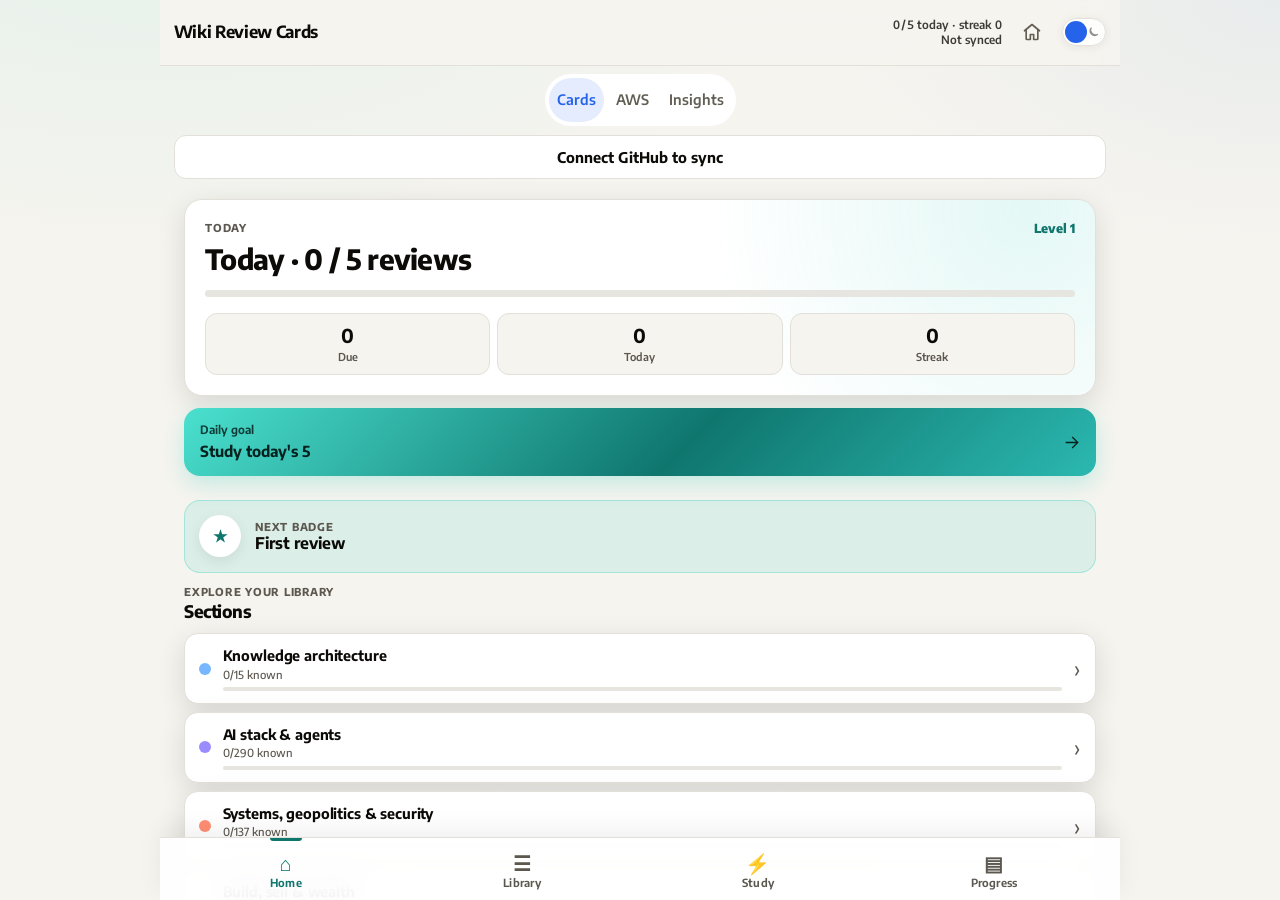
<file: index.html>
<!DOCTYPE html>
<html lang="en">
<head>
  <meta charset="UTF-8" />
  <meta name="viewport" content="width=device-width, initial-scale=1.0, viewport-fit=cover" />
  <meta name="theme-color" content="#f6f4ef" />
  <title>Study · Wiki Review Cards</title>
  <link rel="preconnect" href="https://fonts.googleapis.com" />
  <link rel="preconnect" href="https://fonts.gstatic.com" crossorigin />
  <link href="https://fonts.googleapis.com/css2?family=Encode+Sans:wght@400;500;600;700&display=swap" rel="stylesheet" />
  <script src="dong-ui/theme.js"></script>
  <link rel="stylesheet" href="dong-ui/theme.css?v=6" />
  <link rel="stylesheet" href="styles.css?v=11" />
  <link rel="stylesheet" href="suite.css?v=1" />
  <link rel="icon" href="data:image/svg+xml,<svg xmlns='http://www.w3.org/2000/svg' viewBox='0 0 100 100'><text y='.9em' font-size='90'>🧠</text></svg>" />
</head>
<body>
  <a class="skip-link" href="#view-root">Skip to content</a>
  <div id="app">
    <header id="topbar">
      <button id="back-btn" class="icon-btn hidden" aria-label="Back">&#8592;</button>
      <h1 id="topbar-title">Wiki Review Cards</h1>
      <div id="topbar-status">
        <span id="topbar-meta"></span>
        <span id="sync-label" aria-live="polite"></span>
      </div>
      <a class="dong-home-link" href="https://dong-xuyong.github.io/" aria-label="Back to all apps" title="All apps"><svg viewBox="0 0 24 24" width="20" height="20" fill="none" stroke="currentColor" stroke-width="2" stroke-linecap="round" stroke-linejoin="round" aria-hidden="true"><path d="M3 10.5 12 3l9 7.5"/><path d="M5 9.5V20a1 1 0 0 0 1 1h4v-6h4v6h4a1 1 0 0 0 1-1V9.5"/></svg></a>
      <button type="button" data-dong-theme-toggle aria-label="Toggle color theme"></button>
    </header>
    <nav class="suite-nav" aria-label="Study sections">
      <a href="/wiki-flashcards/#/" data-suite="cards">Cards</a>
      <a href="/wiki-flashcards/#/aws" data-suite="aws">AWS</a>
      <a href="/wiki-flashcards/insights/" data-suite="insights">Insights</a>
    </nav>
    <div id="connect" hidden>
      <button type="button" id="btn-connect">Connect GitHub to sync</button>
    </div>

    <main id="view-root" tabindex="-1">
      <div id="loading" role="status">Loading concepts&hellip;</div>
    </main>

    <div id="live-status" class="sr-only" role="status" aria-live="polite" aria-atomic="true"></div>
    <div id="study-status" class="sr-only" role="status" aria-live="polite" aria-atomic="true"></div>

    <nav id="tabbar" aria-label="Primary navigation">
      <button type="button" data-tab="home" class="tab nav-tab active">
        <span class="tab-icon nav-icon" aria-hidden="true">&#8962;</span>
        <span>Home</span>
      </button>
      <button type="button" data-tab="library" class="tab nav-tab">
        <span class="tab-icon nav-icon" aria-hidden="true">&#9776;</span>
        <span>Library</span>
      </button>
      <button type="button" data-tab="study" class="tab nav-tab">
        <span class="tab-icon nav-icon" aria-hidden="true">&#9889;</span>
        <span>Study</span>
      </button>
      <button type="button" data-tab="analytics" class="tab nav-tab">
        <span class="tab-icon nav-icon" aria-hidden="true">&#9636;</span>
        <span>Progress</span>
      </button>
    </nav>
  </div>
  <script src="dong-ui/gh-sync.js?v=4"></script>
  <script src="agent-feed.js?v=2"></script>
  <script src="analytics.js?v=8"></script>
  <script src="aws-study.js?v=1"></script>
  <script src="app.js?v=16"></script>
</body>
</html>
</file>
<file: dong-ui/theme.css>
/**
 * dong-ui — CloudCLI-inspired design tokens (original reimplementation).
 * Light: warm cream. Dark: near-black. Toggle via html.dark + theme.js.
 */

:root {
  --background: 44 22% 96%;
  --foreground: 36 25% 4%;
  --card: 0 0% 100%;
  --card-foreground: 36 25% 4%;
  --popover: 0 0% 100%;
  --popover-foreground: 36 25% 4%;
  --primary: 221.2 83.2% 53.3%;
  --primary-foreground: 210 40% 98%;
  --secondary: 44 15% 91%;
  --secondary-foreground: 36 15% 18%;
  --muted: 44 15% 91%;
  --muted-foreground: 40 8% 36%;
  --accent: 44 15% 91%;
  --accent-foreground: 36 15% 18%;
  --destructive: 0 84.2% 60.2%;
  --destructive-foreground: 210 40% 98%;
  --border: 44 14% 87%;
  --input: 44 14% 87%;
  --ring: 221.2 83.2% 53.3%;
  --radius: 0.5rem;

  --bg-hex: #f6f4ef;
  --fg-hex: #0d0b08;
  --card-hex: #ffffff;
  --primary-hex: #2563eb;
  --muted-hex: #ebeae5;
  --muted-fg-hex: #5c574f;
  --border-hex: #e2e0d9;
  --theme-color: #f6f4ef;

  --nav-glass-bg: 44 22% 96% / 0.7;
  --nav-glass-blur: 20px;
  --nav-glass-saturate: 1.8;

  --font-sans: "Encode Sans", -apple-system, BlinkMacSystemFont, "Segoe UI",
    Roboto, "Helvetica Neue", Arial, sans-serif;
  --app-accent: hsl(var(--primary));

  /* Compatibility aliases for existing app CSS (do not clobber HSL tokens) */
  --bg: hsl(var(--background));
  --bg-deep: hsl(var(--secondary));
  --bg-mid: hsl(var(--secondary));
  --bg-raised: hsl(var(--card));
  --bg-card: hsl(var(--card));
  --bg-elevated: hsl(var(--secondary));
  --ink: hsl(var(--foreground));
  --text: hsl(var(--foreground));
  --text-dim: hsl(var(--muted-foreground));
  --text-mute: hsl(var(--muted-foreground));
  --muted-text: hsl(var(--muted-foreground));
  --line: hsl(var(--border));
  --surface: hsl(var(--card) / 0.85);
  --font-body: var(--font-sans);
  --font-ui: var(--font-sans);
  --font-display: var(--font-sans);

  color-scheme: light;
}

html.dark {
  --background: 0 0% 8%;
  --foreground: 40 8% 93%;
  --card: 0 0% 12%;
  --card-foreground: 40 8% 93%;
  --popover: 0 0% 12%;
  --popover-foreground: 40 8% 93%;
  --primary: 217.2 91.2% 59.8%;
  --primary-foreground: 0 0% 8%;
  --secondary: 0 0% 17%;
  --secondary-foreground: 40 8% 93%;
  --muted: 0 0% 17%;
  --muted-foreground: 0 0% 72%;
  --accent: 0 0% 17%;
  --accent-foreground: 40 8% 93%;
  --destructive: 0 62.8% 30.6%;
  --destructive-foreground: 40 8% 93%;
  --border: 0 0% 17%;
  --input: 0 0% 23%;
  --ring: 217.2 91.2% 59.8%;

  --bg-hex: #141414;
  --fg-hex: #efeeec;
  --card-hex: #1f1f1f;
  --primary-hex: #3b82f6;
  --muted-hex: #2b2b2b;
  --muted-fg-hex: #b8b8b8;
  --border-hex: #2b2b2b;
  --theme-color: #141414;

  --nav-glass-bg: 0 0% 12% / 0.55;
  --nav-glass-blur: 24px;
  --nav-glass-saturate: 1.6;

  --bg: hsl(var(--background));
  --bg-deep: hsl(0 0% 6%);
  --bg-mid: hsl(var(--secondary));
  --bg-raised: hsl(var(--card));
  --bg-card: hsl(var(--card));
  --bg-elevated: hsl(var(--secondary));
  --ink: hsl(var(--foreground));
  --text: hsl(var(--foreground));
  --text-dim: hsl(var(--muted-foreground));
  --text-mute: hsl(var(--muted-foreground));
  --muted-text: hsl(var(--muted-foreground));
  --line: hsl(var(--border));
  --surface: hsl(var(--card) / 0.9);

  color-scheme: dark;
}

*,
*::before,
*::after {
  box-sizing: border-box;
}

html {
  -webkit-text-size-adjust: 100%;
}

body {
  margin: 0;
  min-height: 100vh;
  font-family: var(--font-sans);
  color: hsl(var(--foreground));
  background: hsl(var(--background));
  -webkit-font-smoothing: antialiased;
  -moz-osx-font-smoothing: grayscale;
}

body,
div,
section,
article,
aside,
header,
footer,
nav,
main,
h1,
h2,
h3,
h4,
h5,
h6,
p,
span,
ul,
ol,
li,
table,
tr,
td,
th,
form,
label {
  transition: background-color 200ms ease-in-out, border-color 200ms ease-in-out,
    color 200ms ease-in-out;
}

@media (prefers-reduced-motion: reduce) {
  *,
  *::before,
  *::after {
    animation-duration: 0.01ms !important;
    animation-iteration-count: 1 !important;
    transition-duration: 0.01ms !important;
  }
}

.nav-glass {
  background: hsl(var(--nav-glass-bg));
  backdrop-filter: blur(var(--nav-glass-blur)) saturate(var(--nav-glass-saturate));
  -webkit-backdrop-filter: blur(var(--nav-glass-blur))
    saturate(var(--nav-glass-saturate));
}

.ui-card {
  background: hsl(var(--card));
  color: hsl(var(--card-foreground));
  border: 1px solid hsl(var(--border) / 0.7);
  border-radius: calc(var(--radius) + 4px);
  box-shadow: 0 1px 2px hsl(0 0% 0% / 0.04);
}

.ui-btn {
  display: inline-flex;
  align-items: center;
  justify-content: center;
  gap: 0.4rem;
  height: 2.5rem;
  padding: 0 1rem;
  border-radius: var(--radius);
  border: 1px solid transparent;
  font-family: var(--font-sans);
  font-size: 0.875rem;
  font-weight: 500;
  cursor: pointer;
  background: hsl(var(--primary));
  color: hsl(var(--primary-foreground));
  transition: background-color 150ms ease, border-color 150ms ease,
    transform 100ms ease;
}

.ui-btn:hover {
  filter: brightness(1.05);
}

.ui-btn:focus-visible {
  outline: none;
  box-shadow: 0 0 0 3px hsl(var(--ring) / 0.35);
}

.ui-btn-ghost {
  background: hsl(var(--secondary));
  color: hsl(var(--secondary-foreground));
  border-color: hsl(var(--border) / 0.6);
}

.dong-theme-toggle {
  position: fixed;
  top: max(0.75rem, env(safe-area-inset-top));
  right: max(0.75rem, env(safe-area-inset-right));
  z-index: 1000;
  display: inline-flex;
  align-items: center;
  justify-content: center;
  width: 2.75rem;
  height: 1.75rem;
  padding: 0;
  border: 1px solid hsl(var(--border) / 0.7);
  border-radius: 999px;
  background: hsl(var(--card) / 0.85);
  backdrop-filter: blur(12px) saturate(1.4);
  -webkit-backdrop-filter: blur(12px) saturate(1.4);
  color: hsl(var(--foreground));
  cursor: pointer;
  box-shadow: 0 1px 8px hsl(0 0% 0% / 0.08);
}

.dong-theme-toggle:focus-visible {
  outline: none;
  box-shadow: 0 0 0 3px hsl(var(--ring) / 0.35);
}

.dong-theme-toggle__track {
  position: relative;
  width: 100%;
  height: 100%;
  display: flex;
  align-items: center;
  justify-content: space-between;
  padding: 0 0.35rem;
}

.dong-theme-toggle__icon {
  width: 0.85rem;
  height: 0.85rem;
  opacity: 0.45;
}

.dong-theme-toggle__icon.is-active {
  opacity: 1;
  color: hsl(var(--primary));
}

.dong-theme-toggle__knob {
  position: absolute;
  top: 2px;
  left: 2px;
  width: calc(1.75rem - 6px);
  height: calc(1.75rem - 6px);
  border-radius: 999px;
  background: hsl(var(--primary));
  transition: transform 180ms cubic-bezier(0.4, 0, 0.2, 1);
  pointer-events: none;
}

html.dark .dong-theme-toggle__knob {
  transform: translateX(1rem);
}

.dong-topbar {
  position: sticky;
  top: 0;
  z-index: 50;
  display: flex;
  align-items: center;
  justify-content: space-between;
  gap: 0.75rem;
  min-height: 3rem;
  padding: 0.5rem 1rem;
  padding-top: max(0.5rem, env(safe-area-inset-top));
  border-bottom: 1px solid hsl(var(--border) / 0.5);
}

.dong-topbar .dong-theme-toggle {
  position: static;
}

.dong-home-link {
  display: inline-flex;
  align-items: center;
  justify-content: center;
  flex-shrink: 0;
  width: 44px;
  height: 44px;
  margin-left: auto;
  border-radius: 999px;
  color: hsl(var(--muted-foreground));
  text-decoration: none;
  transition: color 0.15s, background-color 0.15s;
}

.dong-home-link:hover,
.dong-home-link:focus-visible {
  color: hsl(var(--foreground));
  background: hsl(var(--muted-foreground) / 0.12);
}

/* App headers often push the toggle right with an auto margin; the link takes that role. */
.dong-home-link + .dong-theme-toggle {
  margin-left: 0 !important;
}
</file>
<file: styles.css>
/* =========================================================
   Wiki Flashcards — design tokens
   Surfaces/text/type: dong-ui aliases + mint accent
   ========================================================= */

:root {
  /* Surfaces — dual theme (full colors; avoid hsl(var(--border)) self-ref) */
  --bg: #f6f4ef;
  --bg-soft: #ebeae5;
  --bg-mid: #ebeae5;
  --bg-raised: #ffffff;
  --bg-card: #ffffff;
  --bg-elevated: #ebeae5;
  --border: #e2e0d9;
  --border-soft: rgba(13, 11, 8, 0.12);
  --shadow: 0 8px 28px rgba(20, 18, 12, 0.08);
  --max: 960px;

  /* Text */
  --text: #0d0b08;
  --text-dim: #3f3b36;
  --text-mute: #5c574f;

  /* Accent — mint deepened for light backgrounds */
  --accent: #0f766e;
  --accent-soft: rgba(62, 207, 191, 0.14);
  --accent-border: rgba(62, 207, 191, 0.35);
  --accent-ink: #06221f;

  /* Semantic — deepened for light backgrounds */
  --green: #15803d;
  --green-soft: rgba(21, 128, 61, 0.14);
  --red: #b42318;
  --red-soft: rgba(180, 35, 24, 0.14);
  --amber: #9a6b00;
  --amber-soft: rgba(154, 107, 0, 0.14);
  --yt: #c62828;
  --hl-ink: #06221f;

  /* Type — Encode Sans via dong-ui --font-sans */
  --font-ui: var(--font-sans);
  --font-display: var(--font-sans);

  /* Shape & motion */
  --radius: 16px;
  --radius-sm: 12px;
  --radius-card: 14px;
  --radius-pill: 999px;
  --shadow-card: 0 8px 28px rgba(0, 0, 0, 0.12);
  --ease-out: cubic-bezier(0.22, 1, 0.36, 1);
  --ease-spring: cubic-bezier(0.34, 1.4, 0.64, 1);
  --dur-fast: 160ms;
  --dur: 280ms;
  --dur-slow: 480ms;

  font-size: 16px;
}

html.dark {
  --bg: #141414;
  --bg-soft: #1c1c1c;
  --bg-mid: #1f1f1f;
  --bg-raised: #1f1f1f;
  --bg-card: #1f1f1f;
  --bg-elevated: #2b2b2b;
  --border: #2b2b2b;
  --shadow: 0 8px 28px rgba(0, 0, 0, 0.35);
  --border-soft: rgba(239, 238, 236, 0.12);
  --text: #efeeec;
  --text-dim: #d0cec9;
  --text-mute: #b0aea8;
  --accent: #3ecfbf;
  --accent-soft: rgba(62, 207, 191, 0.14);
  --accent-border: rgba(62, 207, 191, 0.35);
  --green: #4ade80;
  --green-soft: rgba(74, 222, 128, 0.14);
  --red: #f07178;
  --red-soft: rgba(240, 113, 120, 0.14);
  --amber: #e8b84a;
  --amber-soft: rgba(232, 184, 74, 0.14);
  --yt: #ff4444;
  --hl-ink: #c8fff6;
  --shadow-card: 0 8px 28px rgba(0, 0, 0, 0.28);
}

* { box-sizing: border-box; margin: 0; padding: 0; }

html, body {
  height: 100%;
  min-height: 100%;
  margin: 0;
  color: var(--text);
  font-family: var(--font-ui);
  font-optical-sizing: auto;
  -webkit-font-smoothing: antialiased;
  -webkit-tap-highlight-color: transparent;
  background-color: var(--bg);
  background-image:
    radial-gradient(1200px 600px at 12% -8%, rgba(62, 207, 191, 0.09), transparent 55%),
    radial-gradient(900px 500px at 100% 0%, rgba(70, 140, 200, 0.08), transparent 50%),
    radial-gradient(700px 420px at 50% 110%, rgba(62, 207, 191, 0.05), transparent 55%),
    repeating-linear-gradient(
      -18deg,
      transparent,
      transparent 11px,
      rgba(255, 255, 255, 0.012) 11px,
      rgba(255, 255, 255, 0.012) 12px
    );
  background-attachment: fixed;
}

#app {
  display: flex;
  flex-direction: column;
  min-height: 100dvh;
  height: 100dvh;
  max-width: var(--max);
  margin: 0 auto;
  position: relative;
}

.skip-link {
  position: fixed;
  top: 0.5rem;
  left: 0.5rem;
  z-index: 100;
  transform: translateY(-160%);
  border-radius: 8px;
  background: var(--text);
  color: var(--bg);
  padding: 0.65rem 0.85rem;
  min-height: 44px;
  font-weight: 700;
}
.skip-link:focus { transform: translateY(0); }

.sr-only {
  position: absolute !important;
  width: 1px !important;
  height: 1px !important;
  padding: 0 !important;
  margin: -1px !important;
  overflow: hidden !important;
  clip: rect(0, 0, 0, 0) !important;
  white-space: nowrap !important;
  border: 0 !important;
}

/* ---------- Top bar ---------- */
#topbar {
  position: sticky;
  top: 0;
  z-index: 20;
  display: flex;
  align-items: center;
  gap: 0.5rem;
  padding: 0.65rem 0.85rem;
  padding-top: calc(0.65rem + env(safe-area-inset-top));
  background: color-mix(in srgb, var(--bg) 88%, transparent);
  backdrop-filter: blur(12px);
  -webkit-backdrop-filter: blur(12px);
  border-bottom: 1px solid var(--border);
}
#topbar-title,
#topbar h1 {
  font-family: var(--font-display);
  margin: 0;
  font-size: 1.05rem;
  font-weight: 700;
  flex: 1 1 auto;
  min-width: 0;
  overflow: hidden;
  text-overflow: ellipsis;
  white-space: nowrap;
  letter-spacing: -0.02em;
  line-height: 1.2;
}
#topbar-title.hidden { display: none; }
#topbar-status {
  display: flex;
  flex-direction: column;
  align-items: flex-end;
  justify-content: center;
  min-width: 0;
  max-width: 46%;
  gap: 1px;
  flex: 0 1 auto;
}
#topbar-meta:empty { display: none; }
#topbar-meta,
#sync-label {
  max-width: 100%;
  overflow: hidden;
  text-overflow: ellipsis;
  white-space: nowrap;
  font-size: 0.72rem;
  line-height: 1.2;
  color: var(--text-dim);
  font-weight: 600;
  font-variant-numeric: tabular-nums;
}
#connect {
  flex-shrink: 0;
  padding: 0.55rem 0.85rem 0;
}
#connect[hidden] { display: none; }
#btn-connect {
  width: 100%;
  min-height: 44px;
  border-radius: 12px;
  border: 1px solid var(--border);
  background: var(--bg-card);
  color: var(--text);
  font: inherit;
  font-size: 0.92rem;
  font-weight: 700;
  cursor: pointer;
}
#btn-connect:active { transform: scale(0.99); }
#topbar .dong-theme-toggle {
  position: static;
  flex-shrink: 0;
  width: 44px;
  height: 44px;
  min-width: 44px;
  min-height: 44px;
  border: 0;
  background: transparent;
  box-shadow: none;
}
#topbar .dong-theme-toggle__track {
  width: 44px;
  height: 28px;
  border: 1px solid var(--border);
  border-radius: 999px;
  background: color-mix(in srgb, var(--bg-raised) 88%, transparent);
  box-shadow: 0 1px 8px rgba(20, 18, 12, 0.08);
}
.icon-btn {
  background: var(--bg-raised);
  border: 1px solid var(--border);
  color: var(--text);
  border-radius: var(--radius-sm);
  width: 44px;
  height: 44px;
  font-size: 1.15rem;
  cursor: pointer;
  flex-shrink: 0;
  display: inline-flex;
  align-items: center;
  justify-content: center;
  transition: background var(--dur-fast) var(--ease-out), border-color var(--dur-fast) var(--ease-out), transform var(--dur-fast) var(--ease-out);
}
.icon-btn:hover { background: var(--bg-elevated); }
.icon-btn:active { transform: scale(0.96); }
.hidden { display: none !important; }

/* ---------- Main ---------- */
#view-root {
  flex: 1;
  width: 100%;
  overflow-y: auto;
  padding: 1rem 1rem calc(6rem + env(safe-area-inset-bottom));
  -webkit-overflow-scrolling: touch;
  scrollbar-width: thin;
  scrollbar-color: var(--border) transparent;
}
#loading {
  color: var(--text-dim);
  text-align: center;
  padding: 56px 0;
  font-weight: 500;
  letter-spacing: 0.02em;
}

/* ---------- Tab bar ---------- */
#tabbar {
  position: fixed;
  left: 50%;
  bottom: 0;
  z-index: 25;
  display: grid;
  grid-template-columns: repeat(4, 1fr);
  width: min(100%, var(--max));
  transform: translateX(-50%);
  border-top: 1px solid var(--border);
  background: color-mix(in srgb, var(--bg-raised) 92%, transparent);
  box-shadow: 0 -8px 24px rgba(20, 18, 12, 0.06);
  backdrop-filter: blur(16px);
  -webkit-backdrop-filter: blur(16px);
  padding: 0.25rem 0.5rem env(safe-area-inset-bottom);
}
.tab,
.nav-tab {
  position: relative;
  display: flex;
  min-height: 58px;
  min-width: 44px;
  align-items: center;
  justify-content: center;
  flex-direction: column;
  gap: 0.15rem;
  border: 0;
  background: transparent;
  color: var(--text-mute);
  font: inherit;
  font-family: var(--font-ui);
  font-size: 0.7rem;
  font-weight: 650;
  letter-spacing: 0.02em;
  cursor: pointer;
}
.tab::before,
.nav-tab::before {
  content: "";
  position: absolute;
  top: -0.25rem;
  width: 2rem;
  height: 3px;
  border-radius: 0 0 3px 3px;
  background: var(--accent);
  opacity: 0;
  transform: scaleX(0);
  transition: opacity 0.18s ease, transform 0.18s ease;
}
.tab.active,
.nav-tab.active {
  color: var(--accent);
}
.tab.active::before,
.nav-tab.active::before {
  opacity: 1;
  transform: scaleX(1);
}
.tab-icon,
.nav-icon {
  font-size: 1.25rem;
  line-height: 1;
}

/* ---------- Panels ---------- */
.panel {
  background: linear-gradient(165deg, var(--bg-raised) 0%, var(--bg-card) 100%);
  border: 1px solid var(--border-soft);
  border-radius: var(--radius);
  padding: 16px;
  margin-bottom: 12px;
  box-shadow: var(--shadow-card);
}

/* ---------- Insights-aligned dashboard language ---------- */
.eyebrow {
  display: block;
  color: var(--text-mute);
  font-size: 0.68rem;
  font-weight: 750;
  letter-spacing: 0.07em;
  text-transform: uppercase;
}
.learning-hero {
  border: 1px solid var(--border);
  border-radius: calc(var(--radius-card) + 4px);
  background:
    radial-gradient(circle at 92% 5%, var(--accent-soft), transparent 36%),
    var(--bg-raised);
  box-shadow: var(--shadow-card);
  padding: 1.2rem;
  margin-bottom: 0.75rem;
}
.hero-topline,
.section-heading {
  display: flex;
  align-items: center;
  justify-content: space-between;
  gap: 1rem;
}
.hero-xp {
  color: var(--accent);
  font-size: 0.78rem;
  font-weight: 800;
}
.learning-hero h2,
.section-heading h2 {
  margin: 0;
  color: var(--text);
  letter-spacing: -0.025em;
}
.learning-hero h2 {
  margin: 0.35rem 0 0.85rem;
  font-size: clamp(1.25rem, 4.5vw, 1.75rem);
  font-weight: 750;
}
.hero-subtext {
  margin: 0.55rem 0 0;
  color: var(--text-mute);
  font-size: 0.78rem;
  font-weight: 600;
}
.status-stats {
  display: grid;
  grid-template-columns: repeat(3, 1fr);
  gap: 0.45rem;
  margin-top: 1rem;
}
.status-stats > * {
  min-width: 0;
  min-height: 62px;
  border: 1px solid var(--border);
  border-radius: 12px;
  background: var(--bg);
  color: var(--text);
  font: inherit;
  text-align: center;
  padding: 10px 6px;
}
.status-stats strong {
  display: block;
  font-size: 1.2rem;
  line-height: 1.1;
}
.status-stats span {
  display: block;
  margin-top: 0.25rem;
  color: var(--text-mute);
  font-size: 0.68rem;
  font-weight: 600;
}
.status-stats > button {
  cursor: pointer;
}
.goal-row {
  display: flex;
  flex-wrap: wrap;
  gap: 8px;
  margin: 0.65rem 0 0.4rem;
}
.goal-chip {
  background: var(--bg-raised);
  border: 1px solid var(--border);
  color: var(--text-dim);
  border-radius: var(--radius-pill);
  padding: 0.45rem 0.85rem;
  min-height: 44px;
  font: inherit;
  font-size: 0.72rem;
  font-weight: 650;
  cursor: pointer;
}
.goal-chip.active {
  background: var(--accent);
  color: var(--accent-ink);
  border-color: var(--accent);
  font-weight: 750;
}
.goal-track {
  height: 4px;
  margin-top: 0.5rem;
  background: color-mix(in srgb, var(--border) 75%, var(--bg));
  border-radius: var(--radius-pill);
  overflow: hidden;
}
.srs-grid {
  display: grid;
  grid-template-columns: repeat(4, 1fr);
  gap: 0.45rem;
  margin-top: 1rem;
}
.srs-grid > * {
  min-width: 0;
  min-height: 62px;
  border: 1px solid var(--border);
  border-radius: 12px;
  background: var(--bg);
  color: var(--text);
  font: inherit;
  text-align: center;
  padding: 10px 4px;
}
.srs-grid strong {
  display: block;
  font-size: 1.2rem;
  line-height: 1.1;
}
.srs-grid span {
  display: block;
  margin-top: 0.25rem;
  color: var(--text-mute);
  font-size: 0.62rem;
  font-weight: 600;
}
.fluent-chip {
  display: inline-flex;
  align-items: center;
  min-height: 44px;
  margin: 0 8px 8px 0;
  padding: 0.45rem 0.85rem;
  border: 1px solid var(--border);
  border-radius: var(--radius-pill);
  background: var(--bg-raised);
  color: var(--text);
  font: inherit;
  font-size: 0.8rem;
  font-weight: 650;
  cursor: pointer;
}
.primary-action {
  display: flex;
  width: 100%;
  min-height: 68px;
  align-items: center;
  justify-content: space-between;
  gap: 1rem;
  margin-bottom: 1.5rem;
  padding: 0.9rem 1rem;
  border: 0;
  border-radius: var(--radius);
  background: linear-gradient(135deg, #4ae0cf 0%, var(--accent) 55%, #2bb8b0 100%);
  box-shadow: 0 8px 22px rgba(62, 207, 191, 0.28);
  color: var(--accent-ink);
  font: inherit;
  text-align: left;
  cursor: pointer;
  transition: transform var(--dur-fast) var(--ease-out), box-shadow var(--dur-fast) var(--ease-out), opacity var(--dur-fast);
}
.primary-action:hover { box-shadow: 0 10px 26px rgba(62, 207, 191, 0.34); }
.primary-action:active { transform: scale(0.985); }
.primary-action small {
  display: block;
  margin-bottom: 0.2rem;
  font-size: 0.72rem;
  font-weight: 650;
  opacity: 0.85;
}
.primary-action strong {
  display: -webkit-box;
  overflow: hidden;
  font-size: 0.95rem;
  line-height: 1.35;
  -webkit-box-orient: vertical;
  -webkit-line-clamp: 2;
}
.primary-arrow {
  flex-shrink: 0;
  font-size: 1.4rem;
}
.primary-action:disabled {
  opacity: 0.42;
  cursor: default;
  box-shadow: none;
  transform: none;
}
.home-section { margin: 0 0 1.6rem; }
.section-heading { margin: 0 0 0.7rem; }
.section-heading h2 {
  margin-top: 0.15rem;
  font-size: 1.08rem;
  font-weight: 750;
}

.level-card,
.milestone-card,
.next-badge {
  border-radius: var(--radius);
}
.level-card {
  display: flex;
  align-items: center;
  gap: 0.9rem;
  margin-bottom: 0.75rem;
  padding: 1rem;
  border: 1px solid var(--border);
  border-radius: calc(var(--radius-card) + 4px);
  background:
    radial-gradient(circle at 92% 5%, var(--accent-soft), transparent 36%),
    var(--bg-raised);
  box-shadow: var(--shadow-card);
}
.level-orb {
  display: grid;
  width: 58px;
  height: 58px;
  flex-shrink: 0;
  place-items: center;
  border: 5px solid var(--accent);
  border-radius: 50%;
  background: var(--bg-raised);
  color: var(--accent);
  font-size: 1.25rem;
  font-weight: 850;
  box-shadow: 0 5px 18px rgba(20, 18, 12, 0.09);
}
.level-main { min-width: 0; flex: 1; }
.level-main h2,
.milestone-card h2,
.next-badge h2 {
  margin: 0.1rem 0 0;
  color: var(--text);
  font-size: 1.1rem;
  letter-spacing: -0.025em;
}
.milestone-card h2,
.next-badge h2 { font-size: 0.95rem; }
.level-main p {
  margin: 0.2rem 0 0.55rem;
  color: var(--text-mute);
  font-size: 0.7rem;
}
.level-card > strong {
  align-self: flex-start;
  color: var(--accent);
  font-size: 0.75rem;
  white-space: nowrap;
}
.milestone-card,
.next-badge {
  display: flex;
  align-items: center;
  gap: 0.85rem;
  margin-bottom: 1.5rem;
  padding: 0.9rem;
  border: 1px solid var(--accent-border);
  background: var(--accent-soft);
}
.milestone-card { margin-bottom: 0.75rem; }
button.milestone-card {
  width: 100%;
  text-align: left;
  font: inherit;
  color: inherit;
  cursor: pointer;
}
.milestone-card > div:nth-child(2),
.next-badge > div { min-width: 0; flex: 1; }
.milestone-card p,
.next-badge p {
  margin: 0.2rem 0 0;
  color: var(--text-dim);
  font-size: 0.76rem;
}
.milestone-icon {
  display: grid;
  width: 42px;
  height: 42px;
  flex-shrink: 0;
  place-items: center;
  border-radius: 50%;
  background: var(--bg-raised);
  color: var(--accent);
  font-size: 1rem;
  font-weight: 850;
  box-shadow: 0 4px 14px rgba(20, 18, 12, 0.08);
}
.milestone-card > button {
  width: 44px;
  height: 44px;
  flex-shrink: 0;
  border: 0;
  border-radius: 50%;
  background: transparent;
  color: var(--text);
  font-size: 1.4rem;
  cursor: pointer;
}
.progress-stat-grid {
  display: grid;
  grid-template-columns: repeat(3, minmax(0, 1fr));
  gap: 0.55rem;
  margin-bottom: 0.75rem;
}
.progress-stat-grid > * {
  display: flex;
  min-width: 0;
  min-height: 74px;
  align-items: center;
  justify-content: center;
  flex-direction: column;
  padding: 0.5rem;
  border: 1px solid var(--border);
  border-radius: 12px;
  background: var(--bg);
  color: var(--text);
  font: inherit;
  text-align: center;
}
.progress-stat-grid button { cursor: pointer; }
.progress-stat-grid strong {
  display: block;
  font-size: 1.2rem;
  line-height: 1.1;
}
.progress-stat-grid span {
  display: block;
  margin-top: 0.25rem;
  color: var(--text-mute);
  font-size: 0.68rem;
  font-weight: 600;
}
.achievement-total {
  color: var(--text-mute);
  font-size: 0.78rem;
  font-weight: 700;
}
.achievement-grid {
  display: grid;
  grid-template-columns: repeat(2, minmax(0, 1fr));
  gap: 0.6rem;
}
.achievement-card {
  min-height: 166px;
  border: 1px solid var(--border);
  border-radius: var(--radius);
  background: var(--bg-raised);
  padding: 0.8rem;
}
.achievement-card.locked {
  border-color: var(--border);
  background: var(--bg);
}
.achievement-card.unlocked {
  border-color: var(--accent-border);
  background: linear-gradient(155deg, var(--accent-soft), var(--bg-raised) 68%);
}
.achievement-icon {
  display: grid;
  width: 38px;
  height: 38px;
  place-items: center;
  margin-bottom: 0.65rem;
  border-radius: 50%;
  background: var(--bg-soft);
  color: var(--accent);
  font-size: 0.85rem;
  font-weight: 850;
}
.achievement-card.unlocked .achievement-icon {
  background: #0b5c56;
  color: #fff;
}
.achievement-card h3 { margin: 0 0 0.3rem; font-size: 0.82rem; }
.achievement-card p {
  min-height: 2.4em;
  margin: 0 0 0.65rem;
  color: var(--text-mute);
  font-size: 0.68rem;
  line-height: 1.35;
}
.achievement-card > span {
  color: var(--text-mute);
  font-size: 0.65rem;
  font-weight: 750;
}
.achievement-card.unlocked > span { color: var(--accent); }
.local-note {
  margin: 1.25rem 0 0;
  color: var(--text-mute);
  font-size: 0.72rem;
  text-align: center;
}

.toast {
  position: fixed;
  left: 50%;
  bottom: calc(4.5rem + env(safe-area-inset-bottom));
  transform: translateX(-50%);
  z-index: 40;
  padding: 0.45rem 0.85rem;
  border-radius: 999px;
  background: var(--text);
  color: var(--bg);
  font-size: 0.8rem;
  font-weight: 600;
  opacity: 0;
  pointer-events: none;
  transition: opacity 0.2s;
}
.toast.show { opacity: 1; }

/* ---------- Home stats (legacy surfaces still used elsewhere) ---------- */
.stat-grid {
  display: grid;
  grid-template-columns: repeat(3, 1fr);
  gap: 10px;
  margin-bottom: 14px;
}
.stat {
  background: linear-gradient(180deg, var(--bg-raised) 0%, var(--bg-card) 100%);
  border: 1px solid var(--border-soft);
  border-radius: var(--radius);
  padding: 14px 8px 12px;
  text-align: center;
  transition: border-color var(--dur-fast) var(--ease-out), transform var(--dur-fast) var(--ease-out);
}
.stat:active { transform: scale(0.98); }
.stat .num {
  font-family: var(--font-display);
  font-size: 1.55rem;
  font-weight: 800;
  letter-spacing: -0.03em;
  line-height: 1.1;
}
.stat .lbl {
  font-size: 0.68rem;
  color: var(--text-dim);
  margin-top: 4px;
  font-weight: 600;
  text-transform: uppercase;
  letter-spacing: 0.04em;
}
.stat.due .num { color: var(--amber); }
.stat.known .num { color: var(--green); }
.stat.streak .num { color: var(--accent); }

.big-btn {
  display: block;
  width: 100%;
  background: linear-gradient(135deg, #4ae0cf 0%, var(--accent) 55%, #2bb8b0 100%);
  color: var(--accent-ink);
  border: none;
  border-radius: var(--radius);
  padding: 16px;
  min-height: 52px;
  font-family: var(--font-ui);
  font-size: 1.05rem;
  font-weight: 800;
  letter-spacing: -0.01em;
  cursor: pointer;
  margin-bottom: 10px;
  box-shadow: 0 6px 20px rgba(62, 207, 191, 0.22);
  transition: transform var(--dur-fast) var(--ease-out), box-shadow var(--dur-fast) var(--ease-out), opacity var(--dur-fast);
}
.big-btn:hover { box-shadow: 0 8px 24px rgba(62, 207, 191, 0.3); }
.big-btn:active { transform: scale(0.985); }
.big-btn.secondary {
  background: var(--bg-raised);
  color: var(--text);
  border: 1px solid var(--border);
  font-weight: 650;
  box-shadow: none;
}
.big-btn.secondary:hover { background: var(--bg-elevated); box-shadow: none; }
.big-btn:disabled {
  opacity: 0.42;
  cursor: default;
  box-shadow: none;
  transform: none;
}

.section-row {
  display: flex;
  align-items: center;
  gap: 12px;
  width: 100%;
  background: var(--bg-raised);
  border: 1px solid var(--border);
  border-radius: var(--radius-card);
  padding: 0.75rem 0.85rem;
  min-height: 70px;
  margin-bottom: 8px;
  color: inherit;
  font: inherit;
  text-align: left;
  cursor: pointer;
  box-shadow: var(--shadow-card);
  transition: border-color var(--dur-fast) var(--ease-out), background var(--dur-fast) var(--ease-out), transform var(--dur-fast) var(--ease-out);
}
button.section-row,
button.concept-row,
button.flashcard {
  width: 100%;
  font: inherit;
  color: inherit;
  text-align: left;
  appearance: none;
  -webkit-appearance: none;
}
.section-row:active {
  transform: scale(0.99);
  border-color: var(--accent-border);
}
.section-dot {
  width: 12px;
  height: 12px;
  border-radius: 50%;
  flex-shrink: 0;
  box-shadow: 0 0 0 3px rgba(255, 255, 255, 0.04);
}
.section-row-main {
  min-width: 0;
  flex: 1;
}
.section-row .name {
  display: block;
  font-size: 0.9rem;
  font-weight: 700;
  letter-spacing: -0.01em;
}
.section-row .counts {
  display: block;
  margin: 0.15rem 0 0.4rem;
  font-size: 0.7rem;
  color: var(--text-mute);
  text-align: left;
  font-weight: 500;
}
.section-chevron {
  flex-shrink: 0;
  color: var(--text-mute);
  font-size: 1.35rem;
}
.progress-track {
  width: 100%;
  height: 7px;
  background: color-mix(in srgb, var(--border) 75%, var(--bg));
  border-radius: var(--radius-pill);
  overflow: hidden;
}
.learning-hero .progress-track { margin: 0; }
.section-row .progress-track { height: 4px; }
/* Motion 2: progress fill */
.progress-fill {
  display: block;
  height: 100%;
  background: linear-gradient(90deg, #2bb8b0, var(--green));
  border-radius: var(--radius-pill);
  transform-origin: left center;
  animation: progress-draw var(--dur-slow) var(--ease-out) both;
  transition: width var(--dur-slow) var(--ease-out);
}
@keyframes progress-draw {
  from { transform: scaleX(0); }
  to { transform: scaleX(1); }
}

h2.head {
  font-family: var(--font-ui);
  font-size: 0.78rem;
  color: var(--text-dim);
  text-transform: uppercase;
  letter-spacing: 0.08em;
  font-weight: 700;
  margin: 20px 0 10px;
}

/* ---------- Library ---------- */
#search-box {
  width: 100%;
  background: var(--bg-raised);
  border: 1px solid var(--border);
  border-radius: var(--radius-card);
  color: var(--text);
  padding: 14px 14px;
  min-height: 48px;
  font-family: var(--font-ui);
  font-size: 0.95rem;
  margin-bottom: 10px;
  box-shadow: var(--shadow-card);
  transition: border-color var(--dur-fast) var(--ease-out), box-shadow var(--dur-fast) var(--ease-out);
}
#search-box::placeholder { color: var(--text-mute); }
#search-box:focus {
  outline: none;
  border-color: var(--accent);
  box-shadow: 0 0 0 3px var(--accent-soft);
}

.filter-row { display: flex; gap: 8px; margin-bottom: 12px; flex-wrap: wrap; }
.filter-chip {
  background: var(--bg-raised);
  border: 1px solid var(--border);
  color: var(--text-dim);
  border-radius: var(--radius-pill);
  padding: 0.45rem 0.85rem;
  min-height: 44px;
  font-family: var(--font-ui);
  font-size: 0.72rem;
  font-weight: 650;
  cursor: pointer;
  box-shadow: var(--shadow-card);
  transition: background var(--dur-fast) var(--ease-out), color var(--dur-fast), border-color var(--dur-fast), transform var(--dur-fast);
}
.filter-chip:active { transform: scale(0.97); }
.filter-chip.active {
  background: var(--accent);
  color: #fff;
  border-color: var(--accent);
  font-weight: 750;
}
html.dark .filter-chip.active { color: #06221f; }

.lib-group {
  margin-bottom: 8px;
  border: 1px solid var(--border);
  border-radius: var(--radius-card);
  background: var(--bg-raised);
  box-shadow: var(--shadow-card);
  padding: 2px 10px 6px;
}
.lib-group-head {
  display: flex;
  align-items: center;
  gap: 10px;
  width: 100%;
  padding: 14px 4px;
  min-height: 48px;
  border: 0;
  background: transparent;
  color: inherit;
  font: inherit;
  text-align: left;
  cursor: pointer;
  user-select: none;
}
.lib-group-head .name {
  flex: 1;
  font-weight: 700;
  font-size: 0.95rem;
  letter-spacing: -0.01em;
}
.lib-group-head .cnt { color: var(--text-dim); font-size: 0.8rem; font-weight: 500; }
.lib-group-head .chev {
  color: var(--text-dim);
  transition: transform var(--dur) var(--ease-out);
}
.lib-group.open .chev { transform: rotate(90deg); }

.concept-row {
  width: 100%;
  background: var(--bg-raised);
  border: 1px solid var(--border);
  border-radius: var(--radius-card);
  padding: 13px 14px;
  margin-bottom: 8px;
  color: inherit;
  font: inherit;
  text-align: left;
  cursor: pointer;
  box-shadow: var(--shadow-card);
  transition: border-color var(--dur-fast) var(--ease-out), transform var(--dur-fast) var(--ease-out);
}
.concept-row:active {
  transform: scale(0.99);
  border-color: var(--accent-border);
}
.concept-row .t {
  font-size: 0.93rem;
  font-weight: 650;
  display: flex;
  align-items: center;
  gap: 8px;
  flex-wrap: wrap;
  letter-spacing: -0.01em;
}
.row-emoji { font-size: 1.15rem; line-height: 1; flex-shrink: 0; }
.row-author { font-size: 0.72rem; color: var(--text-dim); margin-top: 5px; font-weight: 500; }
.detail-emoji { margin-right: 8px; }
.card-emoji { font-size: 2.6rem; line-height: 1; margin-bottom: 12px; text-align: center; }
.card-emoji.small { font-size: 1.6rem; margin-bottom: 8px; text-align: left; }

mark.hl {
  background: var(--accent-soft);
  color: var(--hl-ink);
  font-weight: 750;
  padding: 0 3px;
  border-radius: 4px;
}

.video-list { display: flex; flex-direction: column; gap: 8px; margin-top: 14px; }
.video-list.compact { margin-top: 12px; }
.video-row {
  display: flex;
  align-items: center;
  gap: 10px;
  background: var(--bg-elevated);
  border: 1px solid var(--border);
  border-radius: var(--radius-sm);
  padding: 10px;
  min-height: 48px;
  color: var(--text);
}
.video-list.compact .video-row { padding: 8px 10px; }
.video-thumb {
  flex-shrink: 0;
  width: 88px;
  height: 50px;
  object-fit: cover;
  border-radius: 8px;
  background: var(--bg-mid);
}
.video-actions {
  margin-left: auto;
  display: flex;
  align-items: center;
  gap: 6px;
  flex-shrink: 0;
}
.video-act {
  font-size: 0.7rem;
  font-weight: 700;
  padding: 7px 11px;
  min-height: 44px;
  display: inline-flex;
  align-items: center;
  border-radius: var(--radius-pill);
  text-decoration: none;
  white-space: nowrap;
  background: rgba(198, 40, 40, 0.1);
  border: 1px solid rgba(198, 40, 40, 0.3);
  color: var(--yt);
  transition: opacity var(--dur-fast);
}
.video-act.primary {
  background: var(--accent-soft);
  border-color: var(--accent-border);
  color: var(--accent);
}
.video-act:active { opacity: 0.8; }

/* One video's concept set (landing target from Wiki Insights) */
.vid-hero {
  background: var(--bg-card);
  border: 1px solid var(--border);
  border-radius: var(--radius);
  padding: 14px;
  margin-bottom: 14px;
}
.vid-hero-thumb {
  width: 100%;
  aspect-ratio: 16 / 9;
  object-fit: cover;
  border-radius: var(--radius-sm);
  background: var(--bg-mid);
  margin-bottom: 12px;
}
.vid-hero-title { font-size: 1rem; font-weight: 700; line-height: 1.32; }
.vid-hero-meta { font-size: 0.76rem; color: var(--text-dim); margin-top: 4px; }
.vid-hero-actions { display: flex; flex-wrap: wrap; gap: 8px; margin-top: 12px; }
.vid-act {
  flex: 1 1 auto;
  text-align: center;
  font-size: 0.8rem;
  font-weight: 700;
  padding: 10px 14px;
  min-height: 44px;
  display: inline-flex;
  align-items: center;
  justify-content: center;
  border-radius: var(--radius-pill);
  text-decoration: none;
  background: rgba(198, 40, 40, 0.1);
  border: 1px solid rgba(198, 40, 40, 0.3);
  color: var(--yt);
}
.vid-act.primary {
  background: var(--accent-soft);
  border-color: var(--accent-border);
  color: var(--accent);
}
.vid-act:active { opacity: 0.8; }
.video-yt {
  flex-shrink: 0;
  width: 28px;
  height: 28px;
  border-radius: 50%;
  background: var(--yt);
  color: #fff;
  display: flex;
  align-items: center;
  justify-content: center;
  font-size: 0.7rem;
  font-weight: 800;
}
.video-meta { display: flex; flex-direction: column; gap: 2px; min-width: 0; }
.video-title { font-size: 0.82rem; font-weight: 650; line-height: 1.3; }
.video-author { font-size: 0.7rem; color: var(--text-dim); }

.badge {
  font-size: 0.62rem;
  font-weight: 800;
  padding: 3px 8px;
  border-radius: var(--radius-pill);
  text-transform: uppercase;
  letter-spacing: 0.04em;
  flex-shrink: 0;
}
.badge.known { background: var(--green-soft); color: var(--green); }
.badge.unknown { background: var(--red-soft); color: var(--red); }
.badge.due { background: var(--amber-soft); color: var(--amber); }
.badge.agent { background: var(--accent-soft); color: var(--accent); }
.agent-row {
  width: 100%;
  background: var(--bg-raised);
  border: 1px solid var(--border);
  border-radius: var(--radius-card);
  padding: 13px 14px;
  margin-bottom: 8px;
  text-align: left;
  box-shadow: var(--shadow-card);
}
.agent-row .t {
  font-size: 0.93rem;
  font-weight: 650;
  display: flex;
  align-items: center;
  gap: 8px;
  flex-wrap: wrap;
}
.agent-actions {
  display: flex;
  flex-wrap: wrap;
  gap: 8px;
  margin-top: 8px;
}
.agent-open,
.agent-link {
  display: inline-flex;
  align-items: center;
  min-height: 44px;
  padding: 8px 12px;
  border-radius: var(--radius-pill);
  border: 1px solid var(--accent-border);
  background: var(--accent-soft);
  color: var(--accent);
  font: inherit;
  font-size: 0.75rem;
  font-weight: 700;
  text-decoration: none;
  cursor: pointer;
}
.agent-open:active,
.agent-link:active { opacity: 0.8; }

.kw-row { display: flex; flex-wrap: wrap; gap: 6px; margin-top: 8px; }
.kw {
  font-size: 0.7rem;
  font-weight: 600;
  color: var(--accent);
  background: var(--accent-soft);
  border: 1px solid var(--accent-border);
  border-radius: var(--radius-pill);
  padding: 4px 10px;
}

/* ---------- Detail ---------- */
.detail-title {
  font-family: var(--font-display);
  font-size: 1.35rem;
  font-weight: 750;
  margin-bottom: 10px;
  letter-spacing: -0.02em;
  line-height: 1.25;
}
.detail-def {
  font-size: 0.95rem;
  line-height: 1.6;
  color: var(--text);
  margin: 12px 0;
}
.qa-block { margin: 12px 0; }
.qa-block .q { font-weight: 700; color: var(--accent); margin-bottom: 6px; }
.qa-block .a { color: var(--text-dim); line-height: 1.55; }
.qa-block .a.hidden { display: none; }
.reveal-answer {
  display: inline-flex;
  align-items: center;
  min-height: 44px;
  margin-top: 8px;
  padding: 8px 14px;
  border: 1px solid var(--border);
  border-radius: var(--radius-pill);
  background: var(--bg-raised);
  color: var(--accent);
  font: inherit;
  font-size: 0.8rem;
  font-weight: 700;
  cursor: pointer;
}
.qa-block .x {
  margin-top: 10px;
  padding-top: 10px;
  border-top: 1px solid var(--border-soft);
  color: var(--text);
  line-height: 1.55;
  font-size: 0.92rem;
}
.related-list { display: flex; flex-direction: column; gap: 8px; }
.related-link {
  background: var(--bg-raised);
  border: 1px solid var(--border-soft);
  border-radius: var(--radius-sm);
  padding: 13px 14px;
  min-height: 48px;
  font-family: var(--font-ui);
  font-size: 0.88rem;
  font-weight: 600;
  cursor: pointer;
  color: var(--text);
  text-align: left;
  transition: border-color var(--dur-fast), background var(--dur-fast);
}
.related-link:active {
  border-color: var(--accent-border);
  background: var(--bg-elevated);
}

.toggle-known-btn {
  width: 100%;
  border-radius: var(--radius);
  border: 1px solid var(--border);
  padding: 14px;
  min-height: 48px;
  font-family: var(--font-ui);
  font-size: 0.95rem;
  font-weight: 700;
  cursor: pointer;
  margin: 14px 0;
  background: var(--bg-raised);
  color: var(--text);
  transition: background var(--dur-fast), border-color var(--dur-fast), color var(--dur-fast);
}
.toggle-known-btn.is-known {
  background: var(--green-soft);
  color: var(--green);
  border-color: rgba(74, 222, 128, 0.45);
}

/* ---------- Study ---------- */
#study-wrap { display: flex; flex-direction: column; height: 100%; }
.study-tools {
  display: flex;
  justify-content: flex-end;
  margin-bottom: 8px;
}
.study-fullscreen-btn.icon-btn {
  width: auto;
  min-width: 44px;
  height: 44px;
  padding: 0 12px;
  font-family: var(--font-ui);
  font-size: 0.75rem;
  font-weight: 700;
}
#study-progress {
  font-size: 0.78rem;
  color: var(--text-dim);
  text-align: center;
  margin-bottom: 10px;
  font-weight: 600;
  letter-spacing: 0.02em;
}
#study-progress .progress-track {
  margin-top: 8px;
  height: 6px;
}

/* Motion 3: card flip feel */
.flashcard {
  flex: 1;
  display: flex;
  flex-direction: column;
  width: 100%;
  color: inherit;
  font: inherit;
  text-align: left;
  background:
    linear-gradient(165deg, rgba(62, 207, 191, 0.06) 0%, transparent 42%),
    linear-gradient(180deg, var(--bg-card) 0%, var(--bg-elevated) 100%);
  border: 1px solid var(--border-soft);
  border-radius: 20px;
  padding: 24px 18px;
  min-height: 320px;
  cursor: pointer;
  overflow-y: auto;
  box-shadow: var(--shadow-card);
  transform-style: preserve-3d;
  animation: card-in var(--dur-slow) var(--ease-out) both;
  transition: transform var(--dur) var(--ease-out), box-shadow var(--dur) var(--ease-out);
}
.flashcard:active {
  transform: scale(0.985) rotateX(1.5deg);
}
@keyframes card-in {
  from {
    opacity: 0;
    transform: translateY(10px) rotateX(-6deg) scale(0.98);
  }
  to {
    opacity: 1;
    transform: translateY(0) rotateX(0) scale(1);
  }
}
.flashcard .side-label {
  font-size: 0.68rem;
  font-weight: 800;
  text-transform: uppercase;
  letter-spacing: 0.1em;
  color: var(--text-mute);
  margin-bottom: 14px;
}
.flashcard .q-text {
  font-family: var(--font-display);
  font-size: 1.22rem;
  font-weight: 700;
  line-height: 1.4;
  letter-spacing: -0.02em;
}
.flashcard .a-text {
  font-size: 1.02rem;
  line-height: 1.58;
}
.flashcard .x-text {
  margin-top: 14px;
  padding: 12px 13px;
  border-radius: var(--radius-sm);
  background: var(--accent-soft);
  border: 1px solid var(--accent-border);
  font-size: 0.9rem;
  line-height: 1.5;
  color: var(--text);
}
.flashcard .x-label {
  display: block;
  font-size: 0.68rem;
  font-weight: 800;
  letter-spacing: 0.06em;
  text-transform: uppercase;
  color: var(--accent);
  margin-bottom: 4px;
}
.flashcard .concept-name {
  margin-top: 16px;
  font-size: 0.85rem;
  color: var(--accent);
  font-weight: 700;
}
.flashcard .tap-hint {
  margin-top: auto;
  padding-top: 18px;
  text-align: center;
  color: var(--text-mute);
  font-size: 0.78rem;
  font-weight: 500;
}

.hint-btn {
  align-self: flex-start;
  background: none;
  border: 1px dashed var(--border);
  color: var(--text-dim);
  border-radius: var(--radius-pill);
  padding: 10px 14px;
  min-height: 44px;
  font-family: var(--font-ui);
  font-size: 0.75rem;
  font-weight: 600;
  cursor: pointer;
  margin-top: 14px;
  transition: border-color var(--dur-fast), color var(--dur-fast);
}
.hint-btn:active {
  border-color: var(--accent);
  color: var(--accent);
}

.grade-row { display: flex; flex-wrap: wrap; gap: 8px; margin-top: 12px; }
.grade-row .known-btn { flex: 1 1 100%; }
.grade-btn {
  flex: 1;
  border: none;
  border-radius: var(--radius-sm);
  padding: 14px 4px;
  min-height: 56px;
  font-family: var(--font-ui);
  font-size: 0.85rem;
  font-weight: 800;
  cursor: pointer;
  color: #fff;
  transition: transform var(--dur-fast) var(--ease-out), filter var(--dur-fast);
}
.grade-btn:active { transform: scale(0.96); }
.grade-btn small {
  display: block;
  font-weight: 550;
  font-size: 0.62rem;
  margin-top: 3px;
}
.grade-again { background: #b42318; }
.grade-hard { background: #7a5400; }
.grade-good { background: #0b5c56; }
.grade-easy { background: #166534; }

.known-row { display: flex; gap: 8px; margin-top: 10px; }
.known-btn {
  flex: 1;
  background: var(--bg-raised);
  border: 1px solid var(--border);
  color: var(--text-dim);
  border-radius: var(--radius-sm);
  padding: 13px 4px;
  min-height: 48px;
  font-family: var(--font-ui);
  font-size: 0.8rem;
  font-weight: 700;
  cursor: pointer;
  transition: color var(--dur-fast), border-color var(--dur-fast), background var(--dur-fast);
}
.known-btn.mark-known.active,
.known-btn.mark-known:active {
  color: var(--green);
  border-color: rgba(74, 222, 128, 0.5);
  background: var(--green-soft);
}

html.study-fullscreen,
html.study-fullscreen body {
  overflow: hidden;
}
html.study-fullscreen #app {
  max-width: none;
  height: 100dvh;
  max-height: 100dvh;
}
html.study-fullscreen #topbar,
html.study-fullscreen .suite-nav,
html.study-fullscreen #tabbar,
html.study-fullscreen #connect {
  display: none !important;
}
html.study-fullscreen #view-root {
  display: flex;
  flex-direction: column;
  overflow: hidden;
  padding:
    max(8px, env(safe-area-inset-top))
    max(12px, env(safe-area-inset-right))
    max(8px, env(safe-area-inset-bottom))
    max(12px, env(safe-area-inset-left));
}
html.study-fullscreen #study-wrap {
  flex: 1 1 auto;
  min-height: 0;
  height: auto;
}
html.study-fullscreen .flashcard {
  flex: 1 1 auto;
  min-height: 0;
}
html.study-fullscreen .study-tools {
  min-height: 44px;
}
html.study-fullscreen .study-fullscreen-btn {
  position: fixed;
  z-index: 60;
  top: env(safe-area-inset-top, 0px);
  right: env(safe-area-inset-right, 0px);
  margin: 8px;
}

.done-panel { text-align: center; padding: 44px 16px; }
.done-panel .emoji { font-size: 3rem; }
.done-panel h3 {
  font-family: var(--font-display);
  margin: 12px 0 6px;
  font-weight: 750;
  letter-spacing: -0.02em;
}
.done-panel p { color: var(--text-dim); font-size: 0.9rem; margin-bottom: 20px; }
.done-stats {
  display: grid;
  grid-template-columns: 1fr 1fr;
  gap: 8px;
  margin: 16px 0 20px;
  text-align: center;
}
.done-stats strong { display: block; font-size: 1.15rem; }
.done-stats span {
  display: block;
  margin-top: 0.2rem;
  color: var(--text-mute);
  font-size: 0.68rem;
  font-weight: 600;
}
.recap-stats {
  display: grid;
  grid-template-columns: repeat(2, 1fr);
  gap: 10px;
  margin: 16px 0 12px;
  text-align: center;
}
.recap-stats strong {
  display: block;
  font-size: 1.35rem;
  font-weight: 800;
  letter-spacing: -0.03em;
}
.recap-stats span {
  display: block;
  margin-top: 0.2rem;
  color: var(--text-mute);
  font-size: 0.68rem;
  font-weight: 600;
}
.recap-coach {
  color: var(--text-mute);
  font-size: 0.85rem;
  line-height: 1.45;
  margin-bottom: 16px;
}

.empty-note {
  color: var(--text-dim);
  text-align: center;
  padding: 36px 12px;
  font-size: 0.9rem;
  line-height: 1.5;
}

/* =========================================================
   Analytics view (markup supplied by Frontend / analytics.js)
   ========================================================= */

.analytics-hero {
  position: relative;
  overflow: hidden;
  background:
    radial-gradient(500px 220px at 0% 0%, rgba(62, 207, 191, 0.16), transparent 60%),
    linear-gradient(160deg, var(--bg-raised) 0%, var(--bg-card) 100%);
  border: 1px solid var(--border-soft);
  border-radius: var(--radius);
  padding: 20px 18px 18px;
  margin-bottom: 14px;
  box-shadow: var(--shadow-card);
}
.analytics-hero h2 {
  font-family: var(--font-display);
  font-size: 1.35rem;
  font-weight: 750;
  letter-spacing: -0.02em;
  margin-bottom: 6px;
}
.analytics-hero p {
  color: var(--text-dim);
  font-size: 0.88rem;
  line-height: 1.45;
  font-weight: 500;
}
.analytics-hero .hero-meta {
  margin-top: 12px;
  display: flex;
  flex-wrap: wrap;
  gap: 8px;
}
.analytics-hero .hero-chip {
  font-size: 0.72rem;
  font-weight: 700;
  color: var(--accent);
  background: var(--accent-soft);
  border: 1px solid var(--accent-border);
  border-radius: var(--radius-pill);
  padding: 6px 10px;
}

.analytics-kpis {
  display: grid;
  grid-template-columns: repeat(2, 1fr);
  gap: 10px;
  margin-bottom: 14px;
}
.kpi {
  background: linear-gradient(180deg, var(--bg-raised) 0%, var(--bg-card) 100%);
  border: 1px solid var(--border-soft);
  border-radius: var(--radius);
  padding: 14px 12px;
  min-height: 88px;
  display: flex;
  flex-direction: column;
  justify-content: center;
  gap: 4px;
}
.kpi .kpi-label {
  font-size: 0.68rem;
  font-weight: 700;
  text-transform: uppercase;
  letter-spacing: 0.06em;
  color: var(--text-dim);
}
.kpi .kpi-value {
  font-family: var(--font-display);
  font-size: 1.55rem;
  font-weight: 800;
  letter-spacing: -0.03em;
  line-height: 1.1;
}
.kpi .kpi-sub {
  font-size: 0.72rem;
  color: var(--text-mute);
  font-weight: 500;
}
.kpi.accent .kpi-value { color: var(--accent); }
.kpi.good .kpi-value { color: var(--green); }
.kpi.warn .kpi-value { color: var(--amber); }

/* 30-day chart */
.progress-chart,
.sparkline {
  background: linear-gradient(180deg, var(--bg-raised) 0%, var(--bg-card) 100%);
  border: 1px solid var(--border-soft);
  border-radius: var(--radius);
  padding: 16px 14px 14px;
  margin-bottom: 14px;
  box-shadow: var(--shadow-card);
}
.progress-chart .chart-head,
.sparkline .chart-head {
  display: flex;
  align-items: baseline;
  justify-content: space-between;
  gap: 10px;
  margin-bottom: 12px;
}
.progress-chart .chart-title,
.sparkline .chart-title {
  font-size: 0.78rem;
  font-weight: 750;
  text-transform: uppercase;
  letter-spacing: 0.07em;
  color: var(--text-dim);
}
.progress-chart .chart-value,
.sparkline .chart-value {
  font-family: var(--font-display);
  font-weight: 750;
  font-size: 1.1rem;
  color: var(--text);
}
.sparkline-track,
.progress-chart-track {
  display: flex;
  align-items: flex-end;
  gap: 3px;
  height: 72px;
  width: 100%;
}
.sparkline-bar,
.progress-chart-bar {
  flex: 1;
  min-width: 0;
  border-radius: 3px 3px 1px 1px;
  background: linear-gradient(180deg, var(--accent) 0%, rgba(62, 207, 191, 0.35) 100%);
  transform-origin: bottom center;
  animation: bar-rise var(--dur-slow) var(--ease-out) both;
  opacity: 0.85;
}
.sparkline-bar.is-today,
.progress-chart-bar.is-today {
  background: linear-gradient(180deg, #7af0e2 0%, var(--accent) 100%);
  opacity: 1;
  box-shadow: 0 0 10px rgba(62, 207, 191, 0.35);
}
.sparkline-bar.is-empty,
.progress-chart-bar.is-empty {
  background: rgba(255, 255, 255, 0.06);
  min-height: 3px !important;
  opacity: 1;
}
@keyframes bar-rise {
  from { transform: scaleY(0); opacity: 0.2; }
  to { transform: scaleY(1); opacity: 0.85; }
}

/* Timeline — Motion 4: draw-in */
.timeline {
  background: linear-gradient(180deg, var(--bg-raised) 0%, var(--bg-card) 100%);
  border: 1px solid var(--border-soft);
  border-radius: var(--radius);
  padding: 16px 14px;
  margin-bottom: 14px;
  box-shadow: var(--shadow-card);
}
.timeline .timeline-head {
  font-size: 0.78rem;
  font-weight: 750;
  text-transform: uppercase;
  letter-spacing: 0.07em;
  color: var(--text-dim);
  margin-bottom: 14px;
}
.timeline-day {
  display: grid;
  grid-template-columns: 52px 1fr 36px;
  align-items: center;
  gap: 10px;
  margin-bottom: 10px;
  opacity: 0;
  transform: translateX(-8px);
  animation: timeline-in var(--dur-slow) var(--ease-out) forwards;
}
.timeline-day.timeline-day-wide {
  grid-template-columns: minmax(52px, 28%) 1fr 40px;
  grid-template-rows: auto auto;
}
.timeline-day.timeline-day-wide .day-label {
  white-space: nowrap;
  overflow: hidden;
  text-overflow: ellipsis;
}
.timeline-day .timeline-counts {
  grid-column: 1 / -1;
  font-size: 0.72rem;
  color: var(--text-mute);
  font-weight: 500;
  margin-top: -4px;
  padding-left: 0;
}
.timeline-day:nth-child(1) { animation-delay: 40ms; }
.timeline-day:nth-child(2) { animation-delay: 80ms; }
.timeline-day:nth-child(3) { animation-delay: 120ms; }
.timeline-day:nth-child(4) { animation-delay: 160ms; }
.timeline-day:nth-child(5) { animation-delay: 200ms; }
.timeline-day:nth-child(6) { animation-delay: 240ms; }
.timeline-day:nth-child(7) { animation-delay: 280ms; }
.timeline-day:nth-child(n+8) { animation-delay: 320ms; }
@keyframes timeline-in {
  to {
    opacity: 1;
    transform: translateX(0);
  }
}
.timeline-day .day-label {
  font-size: 0.72rem;
  font-weight: 650;
  color: var(--text-dim);
  font-variant-numeric: tabular-nums;
}
.timeline-bar {
  height: 8px;
  background: rgba(255, 255, 255, 0.06);
  border-radius: var(--radius-pill);
  overflow: hidden;
  position: relative;
}
.timeline-bar > span,
.timeline-bar .fill {
  display: block;
  height: 100%;
  border-radius: var(--radius-pill);
  background: linear-gradient(90deg, #2bb8b0, var(--accent));
  transform-origin: left center;
  animation: progress-draw calc(var(--dur-slow) + 80ms) var(--ease-out) both;
}
.timeline-day .day-count {
  font-size: 0.72rem;
  font-weight: 700;
  color: var(--text);
  text-align: right;
  font-variant-numeric: tabular-nums;
}
.timeline-empty {
  text-align: center;
  padding: 28px 12px;
  color: var(--text-dim);
  font-size: 0.88rem;
  line-height: 1.5;
  border: 1px dashed var(--border);
  border-radius: var(--radius);
  background: rgba(255, 255, 255, 0.02);
  margin-bottom: 14px;
}

/* Optional activity heatmap strip */
.heatmap {
  display: flex;
  gap: 3px;
  flex-wrap: nowrap;
  overflow-x: auto;
  padding: 12px 0 0;
  margin: 10px 0 0;
  border-top: 1px solid var(--border-soft);
  -webkit-overflow-scrolling: touch;
  scrollbar-width: none;
}
.progress-chart .heatmap { margin-bottom: 0; }
.heatmap::-webkit-scrollbar { display: none; }
.heatmap-cell {
  width: 14px;
  height: 14px;
  flex-shrink: 0;
  border-radius: 3px;
  background: rgba(255, 255, 255, 0.06);
  transition: transform var(--dur-fast) var(--ease-out);
}
.heatmap-cell:active { transform: scale(1.2); }
.heatmap-cell.l1 { background: rgba(62, 207, 191, 0.28); }
.heatmap-cell.l2 { background: rgba(62, 207, 191, 0.5); }
.heatmap-cell.l3 { background: rgba(62, 207, 191, 0.72); }
.heatmap-cell.l4 { background: var(--accent); box-shadow: 0 0 8px rgba(62, 207, 191, 0.35); }

/* Reduced motion */
@media (prefers-reduced-motion: reduce) {
  *,
  *::before,
  *::after {
    animation-duration: 0.01ms !important;
    animation-iteration-count: 1 !important;
    transition-duration: 0.01ms !important;
  }
  .tab::before,
  .nav-tab::before { transition: none; }
  .progress-fill,
  .timeline-bar > span,
  .timeline-bar .fill,
  .sparkline-bar,
  .progress-chart-bar,
  .flashcard,
  .timeline-day {
    animation: none !important;
    opacity: 1;
    transform: none;
  }
}

/* Focus visibility for keyboard users */
.tab:focus-visible,
.nav-tab:focus-visible,
.skip-link:focus-visible,
.primary-action:focus-visible,
.status-stats button:focus-visible,
.icon-btn:focus-visible,
.big-btn:focus-visible,
.grade-btn:focus-visible,
.known-btn:focus-visible,
.filter-chip:focus-visible,
.section-row:focus-visible,
button.section-row:focus-visible,
.concept-row:focus-visible,
button.concept-row:focus-visible,
#card:focus-visible,
.flashcard:focus-visible,
button.flashcard:focus-visible,
.related-link:focus-visible,
.toggle-known-btn:focus-visible,
.lib-group-head:focus-visible,
.hint-btn:focus-visible,
#btn-connect:focus-visible,
.video-act:focus-visible,
.vid-act:focus-visible,
.milestone-card > button:focus-visible,
.achievement-card:focus-visible,
.reveal-answer:focus-visible,
#search-box:focus-visible {
  outline: 2px solid var(--accent);
  outline-offset: 2px;
}

@media (min-width: 720px) {
  #view-root {
    padding: 1.25rem 1.5rem calc(6.25rem + env(safe-area-inset-bottom));
  }
  .learning-hero,
  .level-card {
    padding: 1.25rem;
  }
  .recap-stats { grid-template-columns: repeat(3, 1fr); }
  .achievement-grid {
    grid-template-columns: repeat(4, minmax(0, 1fr));
  }
}

@media (max-width: 520px) {
  #topbar {
    padding-left: 0.75rem;
    padding-right: 0.75rem;
  }
  #view-root {
    padding-inline: 0.75rem;
  }
  .level-card { align-items: flex-start; }
  .level-orb { width: 50px; height: 50px; }
  .level-card > strong { display: none; }
}

html.dark #tabbar {
  box-shadow: 0 -8px 24px rgba(0, 0, 0, 0.28);
}

/* AWS study */
.aws-study {
  display: flex;
  flex-direction: column;
  gap: 0.75rem;
  min-width: 0;
  max-width: 100%;
}
.aws-study h2 {
  margin: 0.1rem 0 0.55rem;
  font-size: 1.2rem;
  line-height: 1.2;
}
.aws-study h3 {
  margin: 0;
  font-size: 0.98rem;
  line-height: 1.3;
  overflow-wrap: anywhere;
}
.aws-card {
  min-width: 0;
  max-width: 100%;
  background: var(--bg-raised);
  border: 1px solid var(--border);
  border-radius: var(--radius);
  padding: 0.9rem;
  box-shadow: var(--shadow-card);
}
.aws-banner,
.aws-form-error {
  margin: 0;
  padding: 0.65rem 0.75rem;
  border-radius: 12px;
  background: var(--amber-soft);
  color: var(--amber);
  font-size: 0.92rem;
  font-weight: 750;
}
.aws-banner-warn,
.aws-form-error {
  background: var(--red-soft);
  color: var(--red);
}
.aws-status {
  margin: 0;
  min-height: 1.1rem;
  color: var(--text-dim);
  font-size: 0.78rem;
  font-weight: 650;
}
.aws-status:empty { display: none; }
.aws-when,
.aws-latest,
.aws-notes,
.aws-reviewed,
.aws-empty {
  margin: 0.35rem 0 0;
  color: var(--text-dim);
  font-size: 0.92rem;
  line-height: 1.4;
  overflow-wrap: anywhere;
}
.aws-latest.aws-pass,
.aws-pass { color: var(--green); }
.aws-miss { color: var(--text); }
.aws-badge {
  display: inline-flex;
  align-items: center;
  min-height: 28px;
  margin-top: 0.45rem;
  padding: 0.15rem 0.6rem;
  border-radius: var(--radius-pill);
  background: var(--bg-elevated);
  color: var(--text-dim);
  font-size: 0.75rem;
  font-weight: 750;
}
.aws-badge.on {
  background: var(--green-soft);
  color: var(--green);
}
.aws-readiness { margin-top: 0.8rem; }
.aws-meter-row,
.aws-domain-head,
.aws-topic-main,
.aws-score,
.aws-link-row,
.aws-actions,
.aws-weak li {
  display: flex;
  align-items: center;
  justify-content: space-between;
  gap: 0.5rem;
}
.aws-meter-row { margin-bottom: 0.35rem; font-weight: 700; }
.aws-meter {
  height: 10px;
  overflow: hidden;
  border-radius: var(--radius-pill);
  background: var(--bg-elevated);
}
.aws-meter > span {
  display: block;
  height: 100%;
  border-radius: inherit;
  background: var(--accent);
}
.aws-domain + .aws-domain { border-top: 1px solid var(--border); }
.aws-domain-head {
  width: 100%;
  min-height: 44px;
  flex-wrap: wrap;
  padding: 0.45rem 0;
  border: 0;
  background: transparent;
  color: var(--text);
  font: inherit;
  font-weight: 750;
  text-align: left;
  cursor: pointer;
}
.aws-domain-meta {
  color: var(--text-mute);
  font-size: 0.75rem;
  font-weight: 650;
}
.aws-domain-body { padding: 0 0 0.7rem; }
.aws-topic {
  min-width: 0;
  padding: 0.55rem 0 0.7rem;
}
.aws-topic + .aws-topic { border-top: 1px solid var(--border-soft); }
.aws-topic-main h3 { flex: 1 1 auto; min-width: 0; }
.aws-seg {
  display: flex;
  flex-wrap: wrap;
  gap: 0.35rem;
  margin-top: 0.45rem;
}
.aws-seg-btn,
.aws-btn,
.aws-details summary {
  min-height: 44px;
  min-width: 44px;
  border: 1px solid var(--border);
  border-radius: 10px;
  background: var(--bg-card);
  color: var(--text);
  font: inherit;
  font-weight: 750;
  cursor: pointer;
}
.aws-seg-btn {
  padding: 0 0.7rem;
}
.aws-seg-btn[aria-pressed="true"] {
  background: var(--accent);
  border-color: var(--accent);
  color: #f6f4ef;
}
html.dark .aws-seg-btn[aria-pressed="true"] { color: #06221f; }
.aws-btn {
  padding: 0.4rem 0.75rem;
}
.aws-btn.primary {
  background: var(--accent);
  border-color: var(--accent);
  color: #f6f4ef;
}
html.dark .aws-btn.primary { color: #06221f; }
.aws-btn.danger {
  background: var(--red-soft);
  border-color: transparent;
  color: var(--red);
}
.aws-notes { white-space: pre-wrap; }
.aws-links,
.aws-actions {
  display: flex;
  flex-wrap: wrap;
  gap: 0.4rem;
  margin-top: 0.45rem;
}
.aws-link,
.aws-link-text {
  display: inline-flex;
  align-items: center;
  min-height: 44px;
  color: var(--accent);
  font-weight: 700;
  overflow-wrap: anywhere;
}
.aws-link-row {
  width: 100%;
  margin-bottom: 0.35rem;
}
.aws-form { margin-top: 0.7rem; }
.aws-field {
  display: flex;
  flex-direction: column;
  gap: 0.25rem;
  margin-bottom: 0.55rem;
}
.aws-field span,
.aws-check {
  color: var(--text-dim);
  font-size: 0.75rem;
  font-weight: 750;
}
.aws-field input,
.aws-field textarea,
.aws-pair input {
  width: 100%;
  min-height: 44px;
  padding: 0.45rem 0.65rem;
  border: 1px solid var(--border);
  border-radius: 10px;
  background: var(--bg);
  color: var(--text);
  font: inherit;
  font-size: 16px;
}
.aws-check {
  display: flex;
  align-items: center;
  gap: 0.55rem;
  min-height: 44px;
  margin: 0.2rem 0 0.6rem;
  font-size: 0.95rem;
}
.aws-check input { width: 1.15rem; height: 1.15rem; }
.aws-details { margin: 0.3rem 0 0.7rem; }
.aws-details summary {
  display: flex;
  align-items: center;
  padding: 0 0.7rem;
  list-style: none;
}
.aws-details summary::-webkit-details-marker { display: none; }
.aws-pair {
  display: grid;
  grid-template-columns: minmax(0, 1.4fr) minmax(0, 0.6fr) minmax(0, 0.6fr);
  gap: 0.35rem;
  align-items: center;
  margin-top: 0.45rem;
}
.aws-pair span {
  color: var(--text-dim);
  font-size: 0.78rem;
  font-weight: 700;
  overflow-wrap: anywhere;
}
.aws-chart {
  display: block;
  width: 100%;
  height: auto;
  margin: 0.2rem 0 0.4rem;
}
.aws-chart-ref {
  stroke: var(--amber);
  stroke-width: 1.5;
  stroke-dasharray: 4 3;
}
.aws-chart-line {
  fill: none;
  stroke: var(--accent);
  stroke-width: 2.5;
  stroke-linejoin: round;
  stroke-linecap: round;
}
.aws-chart-dot { fill: var(--accent); }
.aws-chart-label {
  fill: var(--text-mute);
  font-size: 10px;
  font-weight: 700;
}
.aws-scores,
.aws-weak {
  margin: 0.2rem 0 0.7rem;
  padding: 0;
  list-style: none;
}
.aws-score {
  display: grid;
  grid-template-columns: 6.5rem minmax(0, 1fr) auto auto;
  column-gap: 0.4rem;
  align-items: center;
  min-height: 44px;
  padding: 0.35rem 0;
  border-top: 1px solid var(--border-soft);
}
.aws-weak li {
  flex-wrap: wrap;
  justify-content: flex-start;
  min-height: 44px;
  padding: 0.35rem 0;
  border-top: 1px solid var(--border-soft);
}
.aws-source { min-width: 0; overflow-wrap: anywhere; }
.aws-by-domain {
  grid-column: 1 / -1;
  color: var(--text-mute);
  font-size: 0.75rem;
}
.aws-weak li { align-items: flex-start; flex-direction: column; gap: 0.1rem; }
.aws-btn:focus-visible,
.aws-seg-btn:focus-visible,
.aws-domain-head:focus-visible,
.aws-link:focus-visible,
.aws-field input:focus-visible,
.aws-field textarea:focus-visible {
  outline: 2px solid var(--accent);
  outline-offset: 2px;
}
</file>
<file: suite.css>
.suite-nav { display: flex; gap: 4px; margin: 8px 12px 0; padding: 4px; border-radius: 999px;
  background: hsl(var(--card)); border: 1px solid hsl(var(--border) / 0.8); max-width: 560px; }
@media (min-width: 600px) { .suite-nav { margin: 8px auto 0; } }
.suite-nav a { flex: 1 1 0; display: flex; align-items: center; justify-content: center; min-height: 44px;
  padding: 0 8px; border-radius: 999px; font: 600 0.9rem/1.1 "Encode Sans", system-ui, sans-serif;
  color: var(--muted-text); text-decoration: none; white-space: nowrap; }
.suite-nav a[aria-current="page"] { background: hsl(var(--primary) / 0.12); color: hsl(var(--primary)); }
.suite-nav a:focus-visible { outline: 2px solid hsl(var(--primary)); outline-offset: 2px; }
</file>
